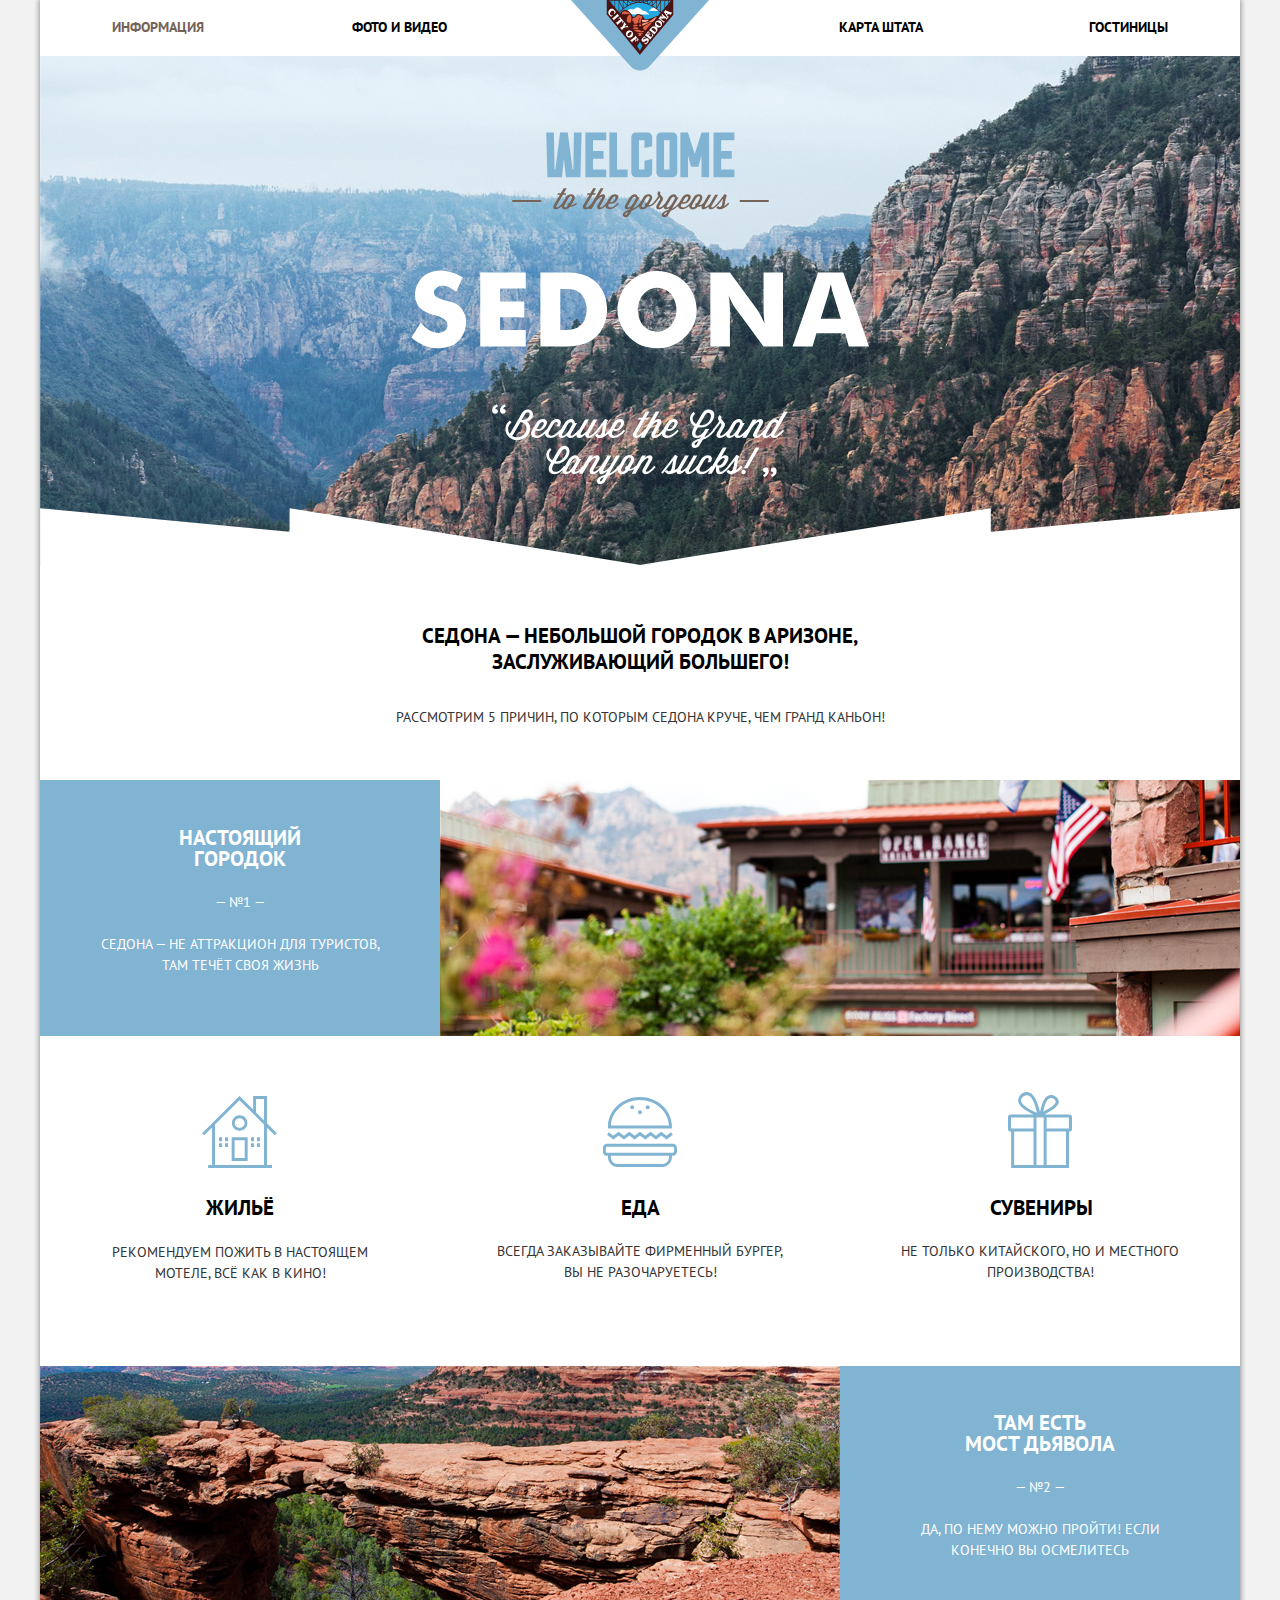
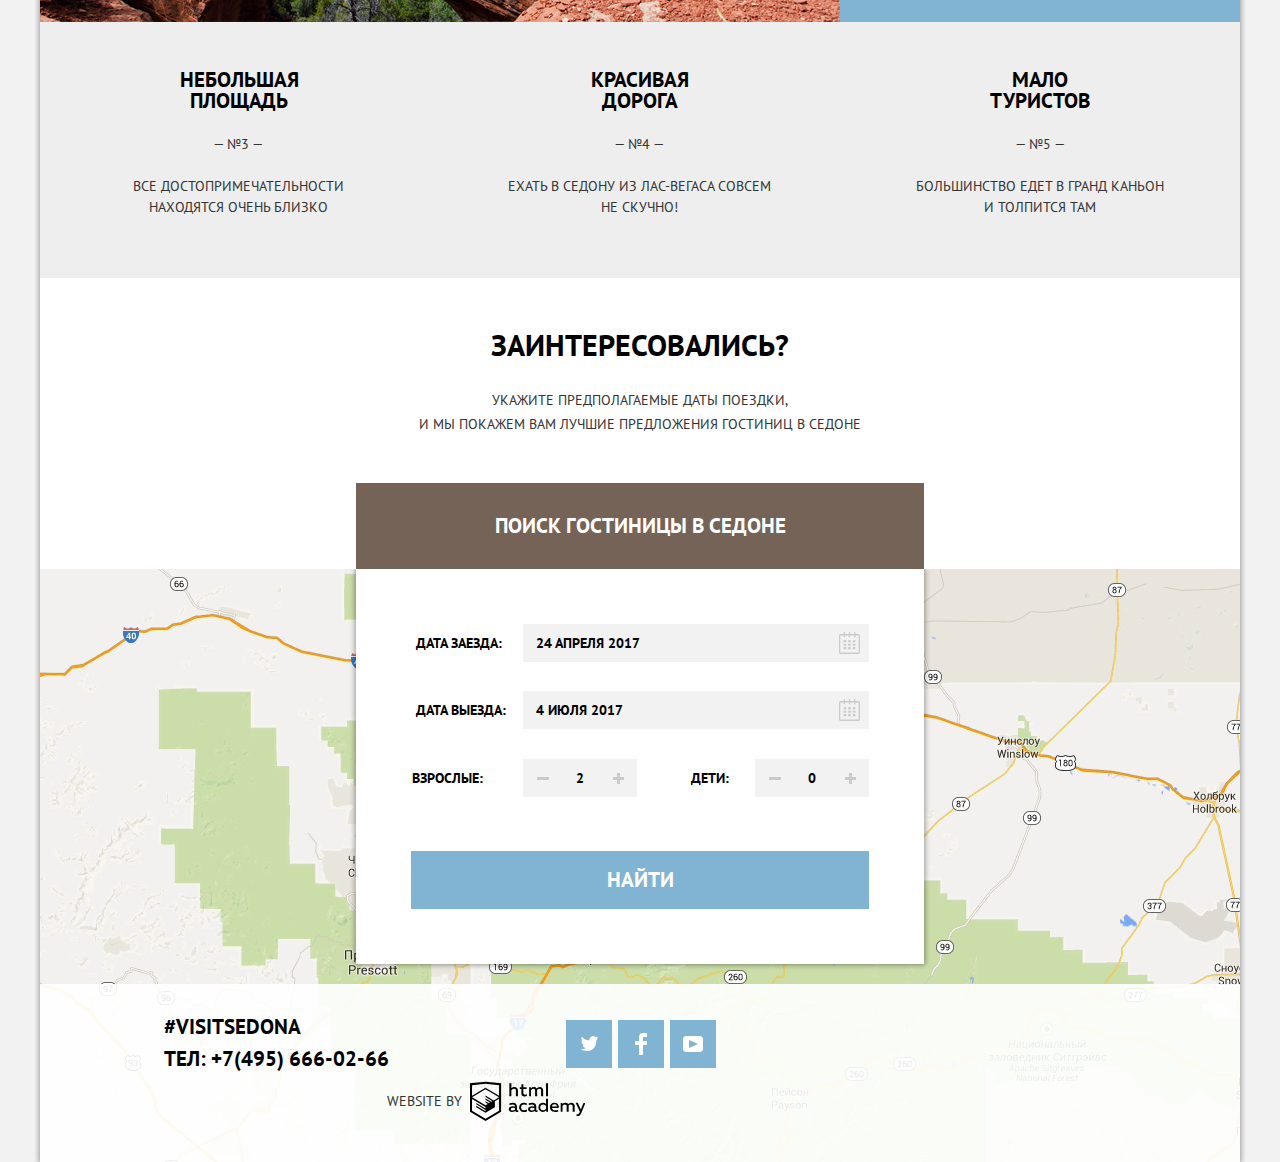
<file: index.html>
<!doctype html>
<html lang="ru">
<head>
<meta charset="utf-8">
<title>Седона</title>
<link href="https://fonts.googleapis.com/css?family=PT+Sans:400,700&display=swap&subset=cyrillic" rel="stylesheet"> 
<link href="css/normalize-mini.css" rel="stylesheet" type="text/css">
<link href="css/minimized.css" rel="stylesheet" type="text/css">
</head>

<body>
	<div class="body-wrapper">
		<header class="main-header">
			<a href="#" class="sedona-logo">
				<img src="img/sedona-logo.png" width="140" height="71" alt="логотип сайта «Седона»">
			</a>
			
			<nav class="main-navigation">
				<ul class="site-navigation">
					<li class="info"><a href="#" class="active">информация</a></li>
					<li class="media"><a href="#">фото и видео</a></li>
					<li class="full-map"><a href="#">карта штата</a></li>
					<li class="hostel"><a href="inner.html">гостиницы</a></li>
				</ul>
			</nav>
		</header>

		<main>
			<section class="welcome-logo">
				<h1 class="visually-hidden">Седона</h1>
				
				<img class="logo" src="img/welcome-logo.svg" width="459" height="353" alt="приветственное лого">
			</section>	

			<section class="intro">
				<h3>Седона — небольшой городок в Аризоне, заслуживающий большего!</h3>

				<p>Рассмотрим 5 причин, по которым Седона круче, чем гранд каньон!</p>
			</section>

			<section class="features-section">
				<ul class="main-feature feature1">
					<li class="feature-item">
						<h3>Настоящий городок</h3>
						<p>— №1 —</p>
						<p>Седона — не аттракцион для туристов, там течёт своя жизнь</p>
					</li>
					<li>
						<img src="img/sedona-foto.jpg" width="800" height="256" alt="седона фото">	
					</li>
				</ul>
				<ul class="main-feature feature2">
					<li class="feature-item">
						<h3>Там есть<br>
						Мост дьявола</h3>
						<p>— №2 —</p>	
						<p>Да, по нему можно пройти! Если конечно вы осмелитесь</p> 
					</li>
					<li>
						<img src="img/canion-foto.jpg" width="800" height="256" alt="каньон фото">	
					</li>
				</ul>
				<ul class="secondary-features">
					<li class="square">
						<h3>Небольшая площадь</h3>
						<p>— №3 —</p>
						<p>Все достопримечательности находятся очень близко</p>
					</li>
					<li class="road"><h3>Красивая дорога</h3>
						<p>— №4 —</p>
						<p>Ехать в Седону из Лас-Вегаса совсем не скучно!</p>
					</li>
					<li class="tourists"><h3>Мало туристов</h3>
						<p>— №5 —</p>
						<p>Большинство едет в гранд каньон и толпится там</p>
					</li>
				</ul>
				<ul class="perks">
					<li class="housing">
						<h3 class="housing-title">Жильё</h3>
						<p class="housing-description">рекомендуем пожить в настоящем мотеле, всё как в кино!</p>						
					</li>
					<li class="meal">
						<h3 class="meal-title">Еда</h3>
						<p class="meal-description">Всегда заказывайте фирменный бургер, вы не разочаруетесь!</p>						
					</li>
					<li class="present">
						<h3 class="present-title">Сувениры</h3>
						<p class="present-description">Не только китайского, но и местного производства!</p>				
					</li>
				</ul>
			</section>

			<section class="booking">
				<h2>Заинтересовались?</h2>
				<p>Укажите предполагаемые даты поездки,<br>
				и мы покажем вам лучшие предложения гостиниц в седоне</p>
				<button class="booking-button main-button">Поиск гостиницы в седоне</button>
			</section>	

				<!-- Потап формы -->
			
			<section class="form-section">
				<form class="booking-form" action="#" method="post">
					<p class="booking-item arrival">
						<label for="arrival-field">Дата заезда:</label>
						<input type="text" name="arrival-field" id="arrival-field" placeholder="24 апреля 2017">
					</p>

					<a class="calendar calendar1" href="#">
						<span class="visually-hidden">Календарь</span>
						<svg xmlns="http://www.w3.org/2000/svg" width="21" height="22" viewBox="0 0 21 22">
							<path fill="#cacaca" d="M19.251 2.025h-2.845V.648c0-.381-.294-.689-.656-.689-.363 0-.656.308-.656.689v1.377h-3.938V.648c0-.381-.294-.689-.655-.689-.363 0-.657.308-.657.689v1.377H5.906V.648c0-.381-.294-.689-.656-.689-.363 0-.657.308-.657.689v1.377H1.75C.784 2.025 0 2.847 0 3.862v16.302C0 21.179.784 22 1.75 22h17.501c.966 0 1.749-.821 1.749-1.836V3.862c0-1.015-.783-1.837-1.749-1.837zm.437 18.139a.448.448 0 0 1-.437.459H1.75a.45.45 0 0 1-.438-.459V3.862a.45.45 0 0 1 .438-.459h2.844v1.378c0 .381.294.689.657.689.362 0 .656-.308.656-.689V3.403h3.938v1.378c0 .381.294.689.657.689.361 0 .655-.308.655-.689V3.403h3.938v1.378c0 .381.293.689.656.689.362 0 .656-.308.656-.689V3.403h2.845c.241 0 .437.206.437.459v16.302z"/>
							<path fill="#cacaca" d="M4.594 8.225h2.625v2.066H4.594zM4.594 11.668h2.625v2.067H4.594zM4.594 15.112h2.625v2.066H4.594zM9.188 15.112h2.625v2.066H9.188zM9.188 11.668h2.625v2.067H9.188zM9.188 8.225h2.625v2.066H9.188zM13.781 15.112h2.625v2.066h-2.625zM13.781 11.668h2.625v2.067h-2.625zM13.781 8.225h2.625v2.066h-2.625z"/>
						</svg>
					</a>

					<p class="booking-item departure">
						<label for="departure-field">Дата выезда:</label>
						<input type="text" name="departure-field" id="departure-field" placeholder="4 июля 2017">
					</p>

					<a class="calendar calendar2" href="#">
						<span class="visually-hidden">Календарь</span>
						<svg xmlns="http://www.w3.org/2000/svg" width="21" height="22" viewBox="0 0 21 22">
							<path fill="#cacaca" d="M19.251 2.025h-2.845V.648c0-.381-.294-.689-.656-.689-.363 0-.656.308-.656.689v1.377h-3.938V.648c0-.381-.294-.689-.655-.689-.363 0-.657.308-.657.689v1.377H5.906V.648c0-.381-.294-.689-.656-.689-.363 0-.657.308-.657.689v1.377H1.75C.784 2.025 0 2.847 0 3.862v16.302C0 21.179.784 22 1.75 22h17.501c.966 0 1.749-.821 1.749-1.836V3.862c0-1.015-.783-1.837-1.749-1.837zm.437 18.139a.448.448 0 0 1-.437.459H1.75a.45.45 0 0 1-.438-.459V3.862a.45.45 0 0 1 .438-.459h2.844v1.378c0 .381.294.689.657.689.362 0 .656-.308.656-.689V3.403h3.938v1.378c0 .381.294.689.657.689.361 0 .655-.308.655-.689V3.403h3.938v1.378c0 .381.293.689.656.689.362 0 .656-.308.656-.689V3.403h2.845c.241 0 .437.206.437.459v16.302z"/>
							<path fill="#cacaca" d="M4.594 8.225h2.625v2.066H4.594zM4.594 11.668h2.625v2.067H4.594zM4.594 15.112h2.625v2.066H4.594zM9.188 15.112h2.625v2.066H9.188zM9.188 11.668h2.625v2.067H9.188zM9.188 8.225h2.625v2.066H9.188zM13.781 15.112h2.625v2.066h-2.625zM13.781 11.668h2.625v2.067h-2.625zM13.781 8.225h2.625v2.066h-2.625z"/>
						</svg>
					</a>
					
					<div class="booking-wrapper">
						<div class="booking-adults">
							<label for="adults-field">Взрослые:</label>
							<input type="number" name="adults-field" id="adults-field" placeholder="2">
							<button class="minus-button" type="button"></button>
							<button class="plus-button" type="button"></button>	
						</div>
						<div class="booking-children">
							<label for="children-field">Дети:</label>
							<input type="number" name="children-field" id="children-field" placeholder="0">
							<button class="minus-button" type="button"></button>
							<button class="plus-button" type="button"></button>	
						</div>
					</div>
					
					<input class="submit-button" type="submit" value="Найти">
					
				</form>
			</section>

			<div class="map-section">
				<img src="img/map.jpg" width="1200" height="593" alt="карта">
				<iframe class="web-map" src="https://www.google.com/maps/embed?pb=!1m18!1m12!1m3!1d5505.61252430654!2d-111.76195073089403!3d34.86485011541069!2m3!1f0!2f0!3f0!3m2!1i1024!2i768!4f13.1!3m3!1m2!1s0x872da132f942b00d%3A0x5548c523fa6c8efd!2z0KHQtdC00L7QvdCwLCDQkNGA0LjQt9C-0L3QsCA4NjMzNiwg0KHQqNCQ!5e0!3m2!1sru!2sru!4v1584121104049!5m2!1sru!2sru" width="1200" height="593" style="border:0;" allowfullscreen="" aria-hidden="false" tabindex="0"></iframe>
			</div>	
		</main>

		<footer class="main-footer index-footer">
			<section class="footer-contacts">
				<p>#visitsedona</p>
				<a href="tel:+74956660266">тел: +7(495) 666-02-66</a>
			</section>

			<ul class="footer-social">
				<li>
					<a class="social-button tv" href="#"><span class="visually-hidden">Твитер</span>
						<svg xmlns="http://www.w3.org/2000/svg" xmlns:xlink="http://www.w3.org/1999/xlink" width="17" height="15" viewBox="0 0 17 15">
							<path fill="#FFF" d="M10.95.144c1.685-.496 2.984.27 3.577 1.179.673-.231 1.331-.481 2.011-.708a2.345 2.345 0 0 1-.857 1.768c.685.17 1.304-.491 1.304-.491-.169 1-1.006 1.788-1.563 2.024-.231 6.75-3.175 11.217-10.077 11.082h-.446c-.41 0-4.164-.46-4.898-1.887 2.271.196 3.893-.422 4.693-1.177-.96-.3-2.679-.477-2.979-2.95.349.106.564.228 1.19.119C1.705 8.247.374 7.53.448 5.33c.285.328 1.067.536 1.34.472C1.085 5.561-.182 2.442.894.85c1.818 1.854 3.735 3.606 7.152 3.773C8.254 2.33 9.183.793 10.95.144z"/>
						</svg>
					</a>
				</li>
				<li>
					<a class="social-button fb" href="#"><span class="visually-hidden">Фейсбук</span>
						<svg xmlns="http://www.w3.org/2000/svg" width="12" height="22" viewBox="0 0 12 22">
							<path fill="#FFF" d="M12 4V0H8a4 4 0 0 0-4 4v4H0v4h4v10h4V12h4V8H8V4h4z"/>
						</svg>
					</a>
				</li>
				<li>
					<a class="social-button yt" href="#"><span class="visually-hidden">Ютуб</span>
						<svg xmlns="http://www.w3.org/2000/svg" xmlns:xlink="http://www.w3.org/1999/xlink" width="20" height="16" viewBox="0 0 20 16">
							<path fill="#FFF" d="M17 0H3C1.35 0 0 1.35 0 3v10c0 1.65 1.35 3 3 3h14c1.65 0 3-1.35 3-3V3c0-1.65-1.35-3-3-3zM6.027 11.998V4.002L15.014 8l-8.987 3.998z"/>
						</svg>
					</a>
				</li>					
			</ul>

			<section class="footer-copyright">	
				<p>Website by</p>
				<a class="copyright-logo" href="https://htmlacademy.ru/intensive/htmlcss">
					<svg xmlns="http://www.w3.org/2000/svg" data-name="Layer 1" width="115" height="41" viewBox="0 0 113 39">
						<path fill="#000000" d="M46.84 28.22a2.07 2.07 0 0 0 .58-.11v1.4a3.41 3.41 0 0 1-1.24.22 1.75 1.75 0 0 1-1.75-1 5.08 5.08 0 0 1-3.3 1.13c-1.59 0-3.06-.87-3.06-2.68 0-2.24 2.08-2.93 3.9-2.93a11.63 11.63 0 0 1 2.28.26v-.31c0-1.09-.8-1.86-2.3-1.86a7.79 7.79 0 0 0-3.15.67v-1.79a10.72 10.72 0 0 1 3.35-.58c2.48 0 4 1.18 4 3.83v3.14a.57.57 0 0 0 .69.61zm-6.76-1.19a1.42 1.42 0 0 0 1.64 1.29 3.56 3.56 0 0 0 2.53-1v-1.51a10.21 10.21 0 0 0-1.9-.22c-1.1.01-2.27.35-2.27 1.45zM53.06 20.62a5.29 5.29 0 0 1 2.7.67v1.79a4.28 4.28 0 0 0-2.42-.73 2.89 2.89 0 1 0 0 5.76 5.26 5.26 0 0 0 2.55-.67v1.8a6.58 6.58 0 0 1-2.9.6 4.42 4.42 0 0 1-4.72-4.54 4.54 4.54 0 0 1 4.79-4.68zM65.84 28.22a2.07 2.07 0 0 0 .58-.11v1.4a3.41 3.41 0 0 1-1.24.22 1.75 1.75 0 0 1-1.75-1 5.08 5.08 0 0 1-3.3 1.13c-1.59 0-3.06-.87-3.06-2.68 0-2.24 2.08-2.93 3.9-2.93a11.63 11.63 0 0 1 2.28.26v-.31c0-1.09-.8-1.86-2.3-1.86a7.79 7.79 0 0 0-3.15.67v-1.79a10.72 10.72 0 0 1 3.35-.58c2.48 0 4 1.18 4 3.83v3.14a.57.57 0 0 0 .69.61zm-6.76-1.19a1.42 1.42 0 0 0 1.64 1.29 3.56 3.56 0 0 0 2.53-1v-1.51a10.21 10.21 0 0 0-1.9-.22c-1.11.01-2.27.35-2.27 1.45zM76.67 16.85v12.76h-1.76v-1.39a4.07 4.07 0 0 1-3.35 1.62 4.62 4.62 0 0 1 0-9.22 4 4 0 0 1 3.15 1.37v-5.14h2zm-4.76 5.48a2.9 2.9 0 0 0 0 5.8 3 3 0 0 0 2.79-1.84v-2.13a3.06 3.06 0 0 0-2.79-1.83zM82.99 20.62c3.48 0 4.68 2.81 4.12 5.34h-6.58c.22 1.57 1.75 2.22 3.35 2.22a6.41 6.41 0 0 0 2.77-.62v1.68a7.5 7.5 0 0 1-3.14.6c-2.68 0-5-1.53-5-4.61a4.39 4.39 0 0 1 4.48-4.61zm.09 1.62a2.39 2.39 0 0 0-2.57 2.26h4.85a2.06 2.06 0 0 0-2.28-2.26zM89.1 29.61v-8.75h1.73v1.09a4 4 0 0 1 2.92-1.33 3 3 0 0 1 2.73 1.4 4.33 4.33 0 0 1 3.06-1.4 3.21 3.21 0 0 1 3.32 3.52v5.47h-2V24.2a1.67 1.67 0 0 0-1.73-1.84 2.94 2.94 0 0 0-2.17 1.18V29.61h-2V24.2a1.67 1.67 0 0 0-1.73-1.84 3.11 3.11 0 0 0-2.32 1.35v5.91h-2zM111.47 20.86h2l-4.1 9.93c-.95 2.28-2.19 3-3.52 3a5 5 0 0 1-1.15-.15v-1.66a3 3 0 0 0 .89.13c.95 0 1.66-.67 2.17-2l.18-.44-4.16-8.82h2.13l3 6.6zM40.66 1.53v5a4 4 0 0 1 2.83-1.2A3.41 3.41 0 0 1 47.1 8.9v5.41h-2V9.15a1.9 1.9 0 0 0-2-2.1 3.08 3.08 0 0 0-2.44 1.46v5.8h-2V1.53h2zM52.43 2.42v3.12h3.17v1.71h-3.17v4c0 1.15.53 1.53 1.66 1.53a4.71 4.71 0 0 0 1.77-.35v1.68a7.14 7.14 0 0 1-2.35.38 2.68 2.68 0 0 1-3-2.88V7.23h-1.6V5.52h1.57V2.88zM58.1 14.29V5.54h1.73v1.09a4 4 0 0 1 2.92-1.33 3 3 0 0 1 2.73 1.4 4.33 4.33 0 0 1 3.06-1.4 3.21 3.21 0 0 1 3.32 3.52v5.47h-2V8.88a1.67 1.67 0 0 0-1.73-1.84 2.94 2.94 0 0 0-2.17 1.18V14.29h-2V8.88a1.67 1.67 0 0 0-1.73-1.84 3.11 3.11 0 0 0-2.32 1.35v5.91h-2zM74.72 1.52h1.95v12.76h-1.95zM15.44.02h-.16L0 1.62v28l15.28 9.09 15.28-9.09v-28zm13.12 28.45l-13.28 7.9L2 28.47V16.99l13.22 7.87v1.43l-9.07-5.4v1.38l9.11 5.47v1.46l-9.1-5.42v1.38l9.11 5.47 9.19-5.5V19.22l4.1-2.45v11.67zm0-13.16l-3.65 2.14-1.68 1-8-4.76v1.38l6.84 4.07h-.06l-.15.09-1 .57-5.64-3.36v1.38l4.45 2.65-1.05.7-3.36-2v1.38l2.21 1.3-2.25 1.35-13.16-7.82 13.17-7.92zm0-1.39L15.21 6.05l-13.2 7.86V3.41l13.28-1.39 13.28 1.39v10.51z"/>
					</svg>
				</a>
			</section>
		</footer>
	</div>
	<script src="js/script-minimized.js"></script>
</body>
</html>
</file>
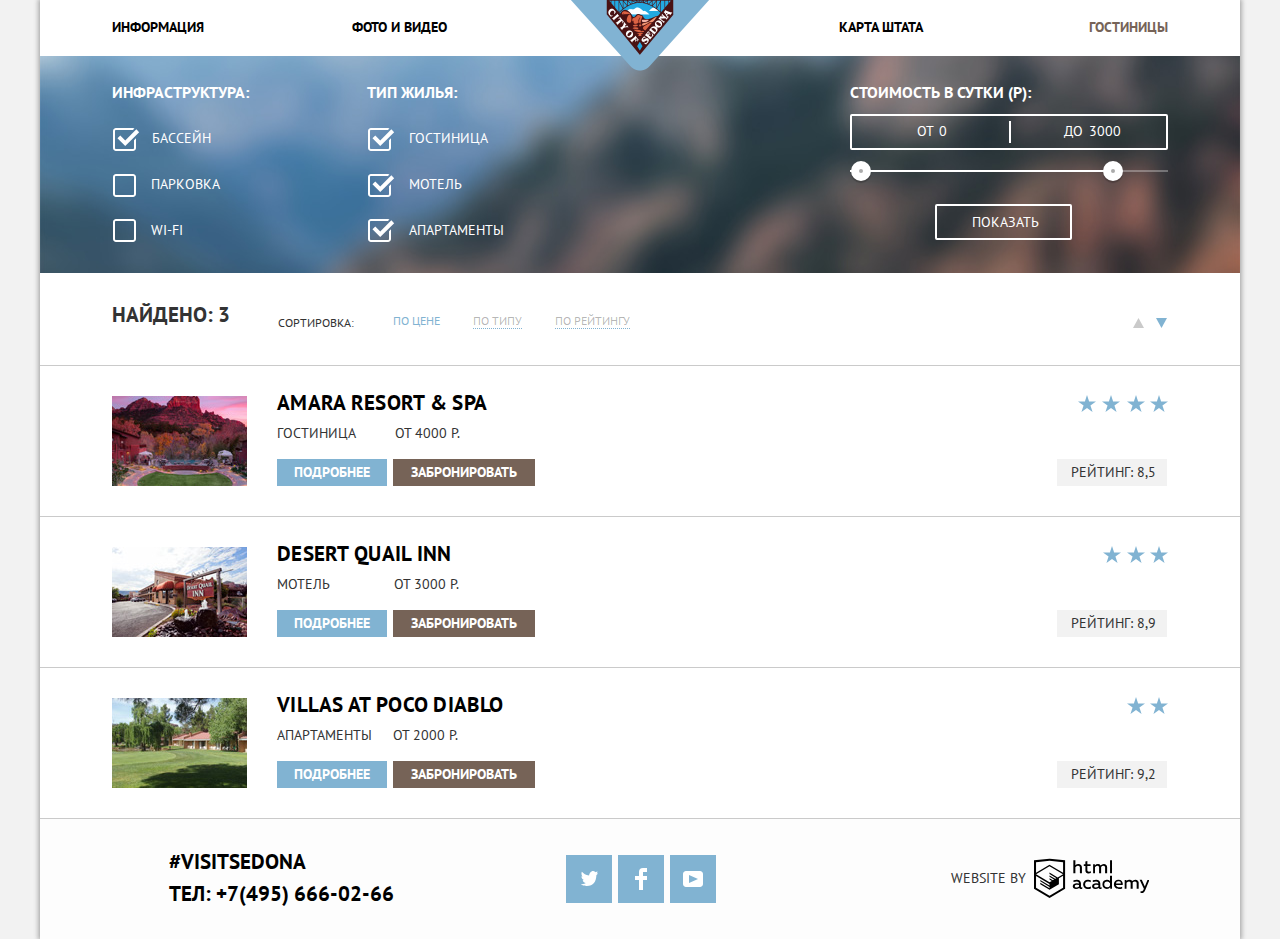
<file: inner.html>
<!doctype html>
<html lang="ru">
<head>
<meta charset="utf-8">
<title>Список отелей</title>
<link href="https://fonts.googleapis.com/css?family=PT+Sans:400,700&display=swap&subset=cyrillic" rel="stylesheet"> 
<link href="css/normalize-mini.css" rel="stylesheet" type="text/css">
<link href="css/minimized.css" rel="stylesheet" type="text/css">
</head>

<body>
	<div class="body-wrapper">
		<header class="main-header">			
			<a href="index.html" class="sedona-logo">
				<img src="img/sedona-logo.png" width="140" height="71" alt="логотип сайта «Седона»">
			</a>
		
			<nav class="main-navigation">
				<ul class="site-navigation">
					<li class="info"><a href="#">Информация</a></li>
					<li class="media"><a href="#">Фото и видео</a></li>
					<li class="full-map"><a href="#">Карта штата</a></li>
					<li class="hostel"><a class="active" href="inner.html">Гостиницы</a></li>
				</ul>
			</nav>
		</header>

		<main>	
			<section>
				<form class="search-form" action="#" method="get">
					<div class="hotel-features">
						<p>Инфраструктура:</p>

						<ul class="search-list">
							<li class="search-item pool">					
								<input type="checkbox" class="visually-hidden" name="pool" id="pool" checked >
								<label for="pool"> Бассейн </label>	
							</li>
							<li class="search-item parking">
								<input type="checkbox" class="visually-hidden" name="parking" id="parking">
								<label for="parking">Парковка</label>
							</li>
							<li class="search-item net">
								<input type="checkbox" class="visually-hidden" name="net" id="net">
								<label for="net">Wi-Fi</label>
							</li>	
						</ul>	
					</div>

					<div class="hotel-types">
						<p>Тип жилья:</p>

						<ul class="search-list">
							<li class="search-item inn">
								<input type="checkbox" class="visually-hidden" name="inn" id="inn" checked>
								<label for="inn">Гостиница</label>				
							</li>	
							<li class="search-item motel">							
								<input type="checkbox" class="visually-hidden" name="motel" id="motel" checked>
								<label for="motel">Мотель</label>							
							</li>
							<li class="search-item apartment">					
								<input type="checkbox" class="visually-hidden" name="apartment" id="apartment" checked>
								<label for="apartment">Апартаменты</label>			 
							</li>
						</ul>	
					</div>

					<div class="range-section">
						<p>Стоимость в сутки (Р):</p>

						<div class="price-controls">
							<label class="min-price">от <input type="number" name="min-price" value="0"></label>
							<label class="max-price">до <input type="number" name="max-price" value="3000"></label>
     					</div>

						<div class="range-controls">
							<div class="scale">
								<div class="bar"></div>
							</div>
							<div class="range-toggle range-toggle-min"></div>
							<div class="range-toggle range-toggle-max"></div>
      					</div>
						
						<input class="range-button" type="submit" value="Показать">
					</div>				
				</form>
			</section>

			<section class="results">
				<h2>Найдено: 3</h2>

				<p>Сортировка:</p>

				<ul class="results-list">
					<li>
						<a class="cost results-list-item" href="#">По цене</a>
					</li>
					<li>
						<a class="type results-list-item" href="#">По типу</a>
					</li>
					<li>
						<a class="rating results-list-item" href="#">По рейтингу</a>
					</li>
				</ul>

				
				<ul class="arrows-list">
					<li>
						<a class="arrow-up" href="#">
							<svg xmlns="http://www.w3.org/2000/svg" width="11" height="10" viewBox="0 0 11 10">
								<path fill="#cacaca" d="M5.5 0L0 10h11z"/>
							</svg>
							<span class="visually-hidden">сортировать по возрастанию</span>
						</a>
					</li>
					<li>
						<a class="arrow-down" href="#">
							<svg xmlns="http://www.w3.org/2000/svg" width="11" height="10" viewBox="0 0 11 10">
								<path fill="#81b3d2" d="M5.5 10L0 0h11"/>
							</svg>
							<span class="visually-hidden">сортировать по убыванию</span>
						</a>
					</li>
				</ul>				
			</section>

			<section class="hotels-main">				
				<ul class="hotels-list">
					<li class="hotels-list-item">
						<img class="hostel-photo" src="img/arma.jpg" width="135" height="90" alt="фото Amara Resort & Spa">
						<div class="hotel-card amara-card">
							<h2><a href="#">Amara Resort & Spa</a></h2>
							<div class="card-description amara-description">
								<p>Гостиница</p>
								<p>От 4000 Р.</p>
							</div>
							<div class="card-buttons amara-buttons">
								<a class="info-button" href="#">Подробнее</a>
								<a  class="booking-button hotel-button" href="#">Забронировать</a>
							</div>	
						</div>							
						<div class="star-section">
							<ul class="star-list amara-star">
								<li>
									<img src="img/star.svg" width="18" height="17" alt="оценка отеля четыре звезды">
								</li>
								<li>
									<img src="img/star.svg" width="18" height="17" alt="оценка отеля четыре звезды">
								</li>
								<li>
									<img src="img/star.svg" width="18" height="17" alt="оценка отеля четыре звезды">
								</li>
								<li>
									<img src="img/star.svg" width="18" height="17" alt="оценка отеля четыре звезды">
								</li>
							</ul>								
							<div class="raiting-box amara-box">Рейтинг: 8,5</div>
						</div>	
					</li>

					<li class="hotels-list-item">
						<img class="hostel-photo" src="img/qail.jpg" width="135" height="90" alt="фото Desert Quail Inn">
						<div class="hotel-card quail-card">
							<h2><a href="#">Desert Quail Inn</a></h2>
							<div class="card-description quail-description">
								<p>Мотель</p>
								<p>От 3000 Р.</p>
							</div>		
							<div class="card-buttons quail-buttons">
								<a class="info-button" href="#">Подробнее</a>
								<a class="booking-button hotel-button" href="#">Забронировать</a>
							</div>		
						</div>
						<div class="star-section">
							<ul class="star-list quail-star">
								<li>
									<img src="img/star.svg" width="18" height="17" alt="оценка отеля три звезды">
								</li>
								<li>
									<img src="img/star.svg" width="18" height="17" alt="оценка отеля три звезды">
								</li>
								<li>
									<img src="img/star.svg" width="18" height="17" alt="оценка отеля три звезды">
								</li>
							</ul>							
							<div class="raiting-box quail-box">Рейтинг: 8,9</div>
						</div>	
					</li>

					<li class="hotels-list-item">
						<img class="hostel-photo" src="img/villas.jpg" width="135" height="90" alt="фото Villas at Poco Diablo">
						<div class="hotel-card villas-card">
							<h2><a href="#">Villas at Poco Diablo</a></h2>
							<div class="card-description villas-description">
								<p>Апартаменты</p>
								<p>От 2000 Р.</p>
							</div>	
							<div class="card-buttons villas-buttons">	
								<a class="info-button" href="#">Подробнее</a>
								<a class="booking-button hotel-button" href="#">Забронировать</a>
							</div>
						</div>								
						<div class="star-section">
							<ul class="star-list villas-star">
								<li>
									<img src="img/star.svg" width="18" height="17" alt="оценка отеля две звезды">
								</li>
								<li>
									<img src="img/star.svg" width="18" height="17" alt="оценка отеля две звезды">
								</li>
							</ul>							
							<div class="raiting-box villas-box">Рейтинг: 9,2</div>
						</div>
					</li>
				</ul>
			</section>
		</main>

		<footer class="hotel-footer main-footer">
			<section class="footer-contacts">
				<p>#visitsedona</p>
				<a href="tel+7495666-02-66">тел: +7(495) 666-02-66</a>
			</section>

			<ul class="footer-social">
				<li>
					<a class="social-button tv" href="#"><span class="visually-hidden">Твитер</span>
						<svg xmlns="http://www.w3.org/2000/svg" xmlns:xlink="http://www.w3.org/1999/xlink" width="17" height="15" viewBox="0 0 17 15">
							<path fill="#FFF" d="M10.95.144c1.685-.496 2.984.27 3.577 1.179.673-.231 1.331-.481 2.011-.708a2.345 2.345 0 0 1-.857 1.768c.685.17 1.304-.491 1.304-.491-.169 1-1.006 1.788-1.563 2.024-.231 6.75-3.175 11.217-10.077 11.082h-.446c-.41 0-4.164-.46-4.898-1.887 2.271.196 3.893-.422 4.693-1.177-.96-.3-2.679-.477-2.979-2.95.349.106.564.228 1.19.119C1.705 8.247.374 7.53.448 5.33c.285.328 1.067.536 1.34.472C1.085 5.561-.182 2.442.894.85c1.818 1.854 3.735 3.606 7.152 3.773C8.254 2.33 9.183.793 10.95.144z"/>
						</svg>
					</a>
				</li>
				<li>
					<a class="social-button fb" href="#"><span class="visually-hidden">Фейсбук</span>
						<svg xmlns="http://www.w3.org/2000/svg" width="12" height="22" viewBox="0 0 12 22">
							<path fill="#FFF" d="M12 4V0H8a4 4 0 0 0-4 4v4H0v4h4v10h4V12h4V8H8V4h4z"/>
						</svg>
					</a>
				</li>
				<li>
					<a class="social-button yt" href="#"><span class="visually-hidden">Ютуб</span>
						<svg xmlns="http://www.w3.org/2000/svg" xmlns:xlink="http://www.w3.org/1999/xlink" width="20" height="16" viewBox="0 0 20 16">
							<path fill="#FFF" d="M17 0H3C1.35 0 0 1.35 0 3v10c0 1.65 1.35 3 3 3h14c1.65 0 3-1.35 3-3V3c0-1.65-1.35-3-3-3zM6.027 11.998V4.002L15.014 8l-8.987 3.998z"/>
						</svg>
					</a>
				</li>
			</ul>

			<section class="footer-copyright">
				<p>Website by</p>
				<a class="copyright-logo" href="https://htmlacademy.ru/intensive/htmlcss">
					<svg xmlns="http://www.w3.org/2000/svg" data-name="Layer 1" width="115" height="41" viewBox="0 0 113 39">
						<path fill="#000000" d="M46.84 28.22a2.07 2.07 0 0 0 .58-.11v1.4a3.41 3.41 0 0 1-1.24.22 1.75 1.75 0 0 1-1.75-1 5.08 5.08 0 0 1-3.3 1.13c-1.59 0-3.06-.87-3.06-2.68 0-2.24 2.08-2.93 3.9-2.93a11.63 11.63 0 0 1 2.28.26v-.31c0-1.09-.8-1.86-2.3-1.86a7.79 7.79 0 0 0-3.15.67v-1.79a10.72 10.72 0 0 1 3.35-.58c2.48 0 4 1.18 4 3.83v3.14a.57.57 0 0 0 .69.61zm-6.76-1.19a1.42 1.42 0 0 0 1.64 1.29 3.56 3.56 0 0 0 2.53-1v-1.51a10.21 10.21 0 0 0-1.9-.22c-1.1.01-2.27.35-2.27 1.45zM53.06 20.62a5.29 5.29 0 0 1 2.7.67v1.79a4.28 4.28 0 0 0-2.42-.73 2.89 2.89 0 1 0 0 5.76 5.26 5.26 0 0 0 2.55-.67v1.8a6.58 6.58 0 0 1-2.9.6 4.42 4.42 0 0 1-4.72-4.54 4.54 4.54 0 0 1 4.79-4.68zM65.84 28.22a2.07 2.07 0 0 0 .58-.11v1.4a3.41 3.41 0 0 1-1.24.22 1.75 1.75 0 0 1-1.75-1 5.08 5.08 0 0 1-3.3 1.13c-1.59 0-3.06-.87-3.06-2.68 0-2.24 2.08-2.93 3.9-2.93a11.63 11.63 0 0 1 2.28.26v-.31c0-1.09-.8-1.86-2.3-1.86a7.79 7.79 0 0 0-3.15.67v-1.79a10.72 10.72 0 0 1 3.35-.58c2.48 0 4 1.18 4 3.83v3.14a.57.57 0 0 0 .69.61zm-6.76-1.19a1.42 1.42 0 0 0 1.64 1.29 3.56 3.56 0 0 0 2.53-1v-1.51a10.21 10.21 0 0 0-1.9-.22c-1.11.01-2.27.35-2.27 1.45zM76.67 16.85v12.76h-1.76v-1.39a4.07 4.07 0 0 1-3.35 1.62 4.62 4.62 0 0 1 0-9.22 4 4 0 0 1 3.15 1.37v-5.14h2zm-4.76 5.48a2.9 2.9 0 0 0 0 5.8 3 3 0 0 0 2.79-1.84v-2.13a3.06 3.06 0 0 0-2.79-1.83zM82.99 20.62c3.48 0 4.68 2.81 4.12 5.34h-6.58c.22 1.57 1.75 2.22 3.35 2.22a6.41 6.41 0 0 0 2.77-.62v1.68a7.5 7.5 0 0 1-3.14.6c-2.68 0-5-1.53-5-4.61a4.39 4.39 0 0 1 4.48-4.61zm.09 1.62a2.39 2.39 0 0 0-2.57 2.26h4.85a2.06 2.06 0 0 0-2.28-2.26zM89.1 29.61v-8.75h1.73v1.09a4 4 0 0 1 2.92-1.33 3 3 0 0 1 2.73 1.4 4.33 4.33 0 0 1 3.06-1.4 3.21 3.21 0 0 1 3.32 3.52v5.47h-2V24.2a1.67 1.67 0 0 0-1.73-1.84 2.94 2.94 0 0 0-2.17 1.18V29.61h-2V24.2a1.67 1.67 0 0 0-1.73-1.84 3.11 3.11 0 0 0-2.32 1.35v5.91h-2zM111.47 20.86h2l-4.1 9.93c-.95 2.28-2.19 3-3.52 3a5 5 0 0 1-1.15-.15v-1.66a3 3 0 0 0 .89.13c.95 0 1.66-.67 2.17-2l.18-.44-4.16-8.82h2.13l3 6.6zM40.66 1.53v5a4 4 0 0 1 2.83-1.2A3.41 3.41 0 0 1 47.1 8.9v5.41h-2V9.15a1.9 1.9 0 0 0-2-2.1 3.08 3.08 0 0 0-2.44 1.46v5.8h-2V1.53h2zM52.43 2.42v3.12h3.17v1.71h-3.17v4c0 1.15.53 1.53 1.66 1.53a4.71 4.71 0 0 0 1.77-.35v1.68a7.14 7.14 0 0 1-2.35.38 2.68 2.68 0 0 1-3-2.88V7.23h-1.6V5.52h1.57V2.88zM58.1 14.29V5.54h1.73v1.09a4 4 0 0 1 2.92-1.33 3 3 0 0 1 2.73 1.4 4.33 4.33 0 0 1 3.06-1.4 3.21 3.21 0 0 1 3.32 3.52v5.47h-2V8.88a1.67 1.67 0 0 0-1.73-1.84 2.94 2.94 0 0 0-2.17 1.18V14.29h-2V8.88a1.67 1.67 0 0 0-1.73-1.84 3.11 3.11 0 0 0-2.32 1.35v5.91h-2zM74.72 1.52h1.95v12.76h-1.95zM15.44.02h-.16L0 1.62v28l15.28 9.09 15.28-9.09v-28zm13.12 28.45l-13.28 7.9L2 28.47V16.99l13.22 7.87v1.43l-9.07-5.4v1.38l9.11 5.47v1.46l-9.1-5.42v1.38l9.11 5.47 9.19-5.5V19.22l4.1-2.45v11.67zm0-13.16l-3.65 2.14-1.68 1-8-4.76v1.38l6.84 4.07h-.06l-.15.09-1 .57-5.64-3.36v1.38l4.45 2.65-1.05.7-3.36-2v1.38l2.21 1.3-2.25 1.35-13.16-7.82 13.17-7.92zm0-1.39L15.21 6.05l-13.2 7.86V3.41l13.28-1.39 13.28 1.39v10.51z"/>
					</svg>
				</a>
			</section>
		</footer>
	</div>		
</body>
</html>
</file>
<file: css/minimized.css>
body{margin:0;padding:0;font-family:"PT Sans",Arial sans-serif;font-size:14px;line-height:21px;font-weight:400;color:#333;text-transform:uppercase;background-color:#f2f2f2}.body-wrapper{position:relative;display:-webkit-box;display:-ms-flexbox;display:flex;width:1200px;-webkit-box-orient:vertical;-webkit-box-direction:normal;-ms-flex-direction:column;flex-direction:column;padding:0;margin:0 auto;-webkit-box-shadow:1px 0 5px 1px rgba(0,1,1,0.2),-1px 0 5px 1px rgba(0,1,1,0.2);box-shadow:1px 0 5px 1px rgba(0,1,1,0.2),-1px 0 5px 1px rgba(0,1,1,0.2)}a{text-decoration:none}.main-header{display:-webkit-box;display:-ms-flexbox;display:flex;position:relative;-ms-flex-wrap:wrap;flex-wrap:wrap;-webkit-box-orient:horizontal;-webkit-box-direction:normal;-ms-flex-direction:row;flex-direction:row;margin:0;padding:0;background-color:#fff}.main-navigation{display:-webkit-box;display:-ms-flexbox;display:flex;-ms-flex-wrap:wrap;flex-wrap:wrap;width:100%;padding:0;background-color:#fff}.site-navigation{display:-webkit-box;display:-ms-flexbox;display:flex;-ms-flex-wrap:wrap;flex-wrap:wrap;-webkit-box-orient:horizontal;-webkit-box-direction:normal;-ms-flex-direction:row;flex-direction:row;margin:0;width:100%;line-height:26px;font-weight:700;list-style:none;background-color:#fff;padding:14px 0 16px}.sedona-logo{position:absolute;top:0;left:530px;z-index:1}.site-navigation a{color:#000}.site-navigation li{display:-webkit-box;display:-ms-flexbox;display:flex;-ms-flex-wrap:wrap;flex-wrap:wrap;width:25%;-webkit-box-sizing:border-box;box-sizing:border-box;padding-top:0;padding-bottom:0;margin-top:0;margin-bottom:0}.info{padding-left:72px}.media{padding-left:12px;margin-right:0}.full-map{padding-right:17px}.hostel{padding-right:72px}.info,.media{-webkit-box-pack:start;-ms-flex-pack:start;justify-content:flex-start}.full-map,.hostel{-webkit-box-pack:end;-ms-flex-pack:end;justify-content:flex-end}a.active{color:#766357}.site-navigation a:hover{color:#81b3d2}.site-navigation a:focus{color:#81b3d2}.site-navigation a:active{color:#b3b3b3}.visually-hidden{position:absolute;width:1px;height:1px;margin:-1px;border:0;padding:0;clip:rect(0 0 0 0);overflow:hidden}.welcome-logo{position:relative;display:-webkit-box;display:-ms-flexbox;display:flex;-webkit-box-orient:vertical;-webkit-box-direction:normal;-ms-flex-direction:column;flex-direction:column;-webkit-box-align:center;-ms-flex-align:center;align-items:center;background:url(../img/main-background.jpg) center no-repeat;background-size:cover;background-position-y:-83px;background-color:#82b3d1;padding-top:76px;padding-bottom:80px}.welcome-logo::after{position:absolute;content:url("../img/mask-logo.png");width:1200px;height:57px;bottom:0;right:0;display:block}.logo{margin-bottom:0}.intro{display:-webkit-box;display:-ms-flexbox;display:flex;-ms-flex-wrap:wrap;flex-wrap:wrap;-webkit-box-orient:vertical;-webkit-box-direction:normal;-ms-flex-direction:column;flex-direction:column;-webkit-box-align:center;-ms-flex-align:center;align-items:center;width:100%;line-height:26px;text-align:center;background:#fff}.intro h3{-ms-flex-wrap:wrap;flex-wrap:wrap;width:440px;margin-top:58px;font-size:21px;font-weight:700;line-height:26px;color:#000}.intro p{margin-top:8px;margin-bottom:50px}.features-section{display:-webkit-box;display:-ms-flexbox;display:flex;-webkit-box-orient:vertical;-webkit-box-direction:normal;-ms-flex-direction:column;flex-direction:column;position:relative}.features-section ul{list-style:none;text-align:center;padding:0}.secondary-features h3,.perks h3{font-size:21px;color:#000}.main-feature{color:#fff;background-color:#81b3d2}.feature1{display:-webkit-box;display:-ms-flexbox;display:flex;-webkit-box-orient:horizontal;-webkit-box-direction:normal;-ms-flex-direction:row;flex-direction:row;-webkit-box-pack:justify;-ms-flex-pack:justify;justify-content:space-between;padding:0;margin:0;-webkit-box-ordinal-group:2;-ms-flex-order:1;order:1}.feature2{display:-webkit-box;display:-ms-flexbox;display:flex;-webkit-box-orient:horizontal;-webkit-box-direction:reverse;-ms-flex-direction:row-reverse;flex-direction:row-reverse;-webkit-box-pack:justify;-ms-flex-pack:justify;justify-content:space-between;padding:0;margin:0;-webkit-box-ordinal-group:4;-ms-flex-order:3;order:3}.feature1 img{display:block;-webkit-box-sizing:border-box;box-sizing:border-box}.feature2 img{display:block;-webkit-box-sizing:border-box;box-sizing:border-box}.feature-item{display:-webkit-box;display:-ms-flexbox;display:flex;-ms-flex-wrap:wrap;flex-wrap:wrap;-webkit-box-orient:vertical;-webkit-box-direction:normal;-ms-flex-direction:column;flex-direction:column;margin-left:auto;margin-right:auto}.feature-item p{display:-webkit-box;display:-ms-flexbox;display:flex;-ms-flex-wrap:wrap;flex-wrap:wrap;-webkit-box-orient:vertical;-webkit-box-direction:normal;-ms-flex-direction:column;flex-direction:column;-webkit-box-align:center;-ms-flex-align:center;align-items:center;-ms-flex-line-pack:center;align-content:center;-webkit-box-pack:center;-ms-flex-pack:center;justify-content:center;width:303px}.main-feature h3{display:-webkit-box;display:-ms-flexbox;display:flex;-ms-flex-wrap:wrap;flex-wrap:wrap;-webkit-box-pack:center;-ms-flex-pack:center;justify-content:center;font-size:21px;line-height:21px;color:#fff;width:200px;margin-left:auto;margin-right:auto}.feature1 h3{margin-top:47px}.feature1 p:first-of-type{margin-bottom:0;margin-top:2px}.feature1 p:nth-of-type(2){margin-bottom:0;margin-top:21px}.feature2 h3{margin-top:46px;margin-bottom:0}.feature2 p:first-of-type{margin-top:23px;margin-bottom:0}.feature2 p:nth-of-type(2){margin-bottom:0;margin-top:21px}.secondary-features{display:-webkit-box;display:-ms-flexbox;display:flex;-webkit-box-orient:horizontal;-webkit-box-direction:normal;-ms-flex-direction:row;flex-direction:row;-ms-flex-pack:distribute;justify-content:space-around;padding:0;margin:0;-webkit-box-ordinal-group:5;-ms-flex-order:4;order:4;background-color:#eee;z-index:3}.secondary-features li{display:-webkit-box;display:-ms-flexbox;display:flex;-ms-flex-wrap:wrap;flex-wrap:wrap;-webkit-box-orient:vertical;-webkit-box-direction:normal;-ms-flex-direction:column;flex-direction:column;-webkit-box-align:center;-ms-flex-align:center;align-items:center}.secondary-features h3{width:120px;line-height:21px;font-weight:700;margin-top:47px;margin-bottom:0;padding:0}.secondary-features p:first-of-type{margin-top:23px;margin-bottom:0}.secondary-features p:nth-of-type(2){margin-top:21px;margin-bottom:60px}.secondary-features p{-ms-flex-wrap:wrap;flex-wrap:wrap;-webkit-box-pack:center;-ms-flex-pack:center;justify-content:center;width:250px}.square h3{padding-left:5px}.square p:first-of-type{padding-left:3px}.square p:nth-of-type(2){padding-left:3px}.road h3{padding-left:3px}.road p:nth-of-type(2){width:270px;padding-left:1px}.tourists h3{padding-right:5px}.tourists p:first-of-type{padding-right:4px}.tourists p:nth-of-type(2){width:250px;padding-right:5px}.perks{display:-webkit-box;display:-ms-flexbox;display:flex;-webkit-box-orient:horizontal;-webkit-box-direction:normal;-ms-flex-direction:row;flex-direction:row;-ms-flex-wrap:wrap;flex-wrap:wrap;-ms-flex-pack:distribute;justify-content:space-around;-webkit-box-align:center;-ms-flex-align:center;align-items:center;padding:0;margin:0;-webkit-box-ordinal-group:3;-ms-flex-order:2;order:2;background-color:#fff}.perks li{display:-webkit-box;display:-ms-flexbox;display:flex;-ms-flex-wrap:wrap;flex-wrap:wrap;-webkit-box-orient:vertical;-webkit-box-direction:normal;-ms-flex-direction:column;flex-direction:column;-webkit-box-align:center;-ms-flex-align:center;align-items:center;padding-left:0;padding-right:0;padding-top:161px;position:relative}.housing::before{content:url("../img/icon-home.svg");position:absolute;top:60px;right:108px}.meal::before{content:url("../img/icon-burger.svg");position:absolute;top:61px;right:108px}.present::before{content:url("../img/icon-present.svg");position:absolute;top:56px;right:113px}.perks h3{margin:0}.present-description,.housing-description,.meal-description{display:-webkit-box;display:-ms-flexbox;display:flex;-ms-flex-wrap:wrap;flex-wrap:wrap;width:290px;-webkit-box-pack:center;-ms-flex-pack:center;justify-content:center;text-align:center;padding:0;margin:0;margin-top:25px}li .housing-description{margin-top:24px;margin-bottom:82px}li .meal-description{margin-top:23px;margin-bottom:83px}li .present-title{padding-left:2px}.present-description{margin-top:23px;margin-bottom:83px}.booking{display:-webkit-box;display:-ms-flexbox;display:flex;-webkit-box-orient:vertical;-webkit-box-direction:normal;-ms-flex-direction:column;flex-direction:column;-webkit-box-align:center;-ms-flex-align:center;align-items:center;line-height:24px;text-align:center;background:#fff;position:relative;z-index:3}.booking h2{margin-top:49px;margin-bottom:0;font-size:30px;line-height:36px;color:#000}.booking p{margin-top:25px;margin-bottom:0}.booking-button{font-size:21px;font-weight:700;line-height:26px;text-align:center;color:#fff;text-transform:uppercase;background-color:#766357;border:0}.booking-button.main-button{display:block;-webkit-box-sizing:border-box;box-sizing:border-box;width:568px;min-height:86px;margin-top:47px;padding-bottom:1px;z-index:3}.booking-button.hotel-button{font-size:14px;font-weight:700;line-height:21px;width:142px;min-height:27px}.booking-button:hover,.booking-button:focus{background-color:#604e43}.booking-button:active{color:rgba(255,255,255,0.3);background-color:#503e33}.info-button{display:-webkit-box;display:-ms-flexbox;display:flex;-webkit-box-pack:center;-ms-flex-pack:center;justify-content:center;-webkit-box-align:center;-ms-flex-align:center;align-items:center;font-size:14px;font-weight:700;line-height:21px;color:#fff;text-transform:uppercase;width:110px;min-height:27px;background-color:#81b3d2;border:0}.info-button:hover,.info-button:focus{background-color:#669ec0}.info-button:active{color:rgba(255,255,255,0.3);background-color:#5496bd}.hotel-button{display:-webkit-box;display:-ms-flexbox;display:flex;-webkit-box-pack:center;-ms-flex-pack:center;justify-content:center;-ms-flex-line-pack:center;align-content:center;-webkit-box-align:center;-ms-flex-align:center;align-items:center;width:142px;height:27px;color:#fff}.form-section{position:relative}.booking-form{position:absolute;right:316px;display:-webkit-box;display:-ms-flexbox;display:flex;-ms-flex-wrap:wrap;flex-wrap:wrap;-webkit-box-orient:vertical;-webkit-box-direction:normal;-ms-flex-direction:column;flex-direction:column;-webkit-box-align:end;-ms-flex-align:end;align-items:flex-end;-webkit-box-shadow:1px 0 5px 1px rgba(0,1,1,0.2),-1px 0 5px 1px rgba(0,1,1,0.2);box-shadow:1px 0 5px 1px rgba(0,1,1,0.2),-1px 0 5px 1px rgba(0,1,1,0.2);padding:55px;line-height:26px;font-weight:700;color:#000;background-color:#fff;z-index:2;-webkit-animation:slide-down 1s ease-in-out;animation:slide-down 1s ease-in-out;-webkit-animation-fill-mode:forwards;animation-fill-mode:forwards}.form-close{-webkit-animation:slide-up 1s ease-in-out;animation:slide-up 1s ease-in-out;-webkit-animation-fill-mode:forwards;animation-fill-mode:forwards}@-webkit-keyframes slide-up{to{-webkit-transform:translateY(-395px);transform:translateY(-395px)}}@keyframes slide-up{to{-webkit-transform:translateY(-395px);transform:translateY(-395px)}}@-webkit-keyframes slide-down{from{-webkit-transform:translateY(-395px);transform:translateY(-395px)}}@keyframes slide-down{from{-webkit-transform:translateY(-395px);transform:translateY(-395px)}}.booking-item{display:-webkit-box;display:-ms-flexbox;display:flex;-webkit-box-orient:horizontal;-webkit-box-direction:normal;-ms-flex-direction:row;flex-direction:row;-ms-flex-pack:distribute;justify-content:space-around;-webkit-box-align:center;-ms-flex-align:center;align-items:center}.booking-item.arrival{margin-top:0;margin-bottom:0}.booking-item.departure{margin-top:29px;margin-bottom:0}.booking-item input{display:block;-webkit-box-sizing:border-box;box-sizing:border-box;width:346px;height:38px;margin-right:0;margin-left:21px;text-transform:uppercase;line-height:26px;padding-left:13px;border:0}.booking-form input::-webkit-input-placeholder{color:#000;opacity:1}.booking-form input::-moz-placeholder{color:#000;opacity:1}.booking-form input:-moz-placeholder{color:#000;opacity:1}.booking-form input:-ms-input-placeholder{color:#000;opacity:1}.departure input{margin-left:17px;opacity:1}.booking-item input,.booking-adults input,.booking-children input{font:inherit;background-color:#f2f2f2}.booking-adults input,.booking-children input{display:block;-webkit-box-sizing:border-box;box-sizing:border-box;width:38px;height:38px;-webkit-box-ordinal-group:4;-ms-flex-order:3;order:3;font:inherit;text-align:center;border:none;margin:0;padding:0}.booking-children label{margin-left:54px}.booking-children .minus-button{margin-left:26px}.booking-adults .minus-button{margin-left:40px}.booking-adults label,.booking-children label{-webkit-box-ordinal-group:2;-ms-flex-order:1;order:1}.minus-button{-webkit-box-ordinal-group:3;-ms-flex-order:2;order:2;margin-left:39px;position:relative}.minus-button::after{content:"";position:absolute;top:18px;left:14px;background-color:#cacaca;width:12px;height:3px}.booking-item input:hover{background-color:#ebebeb}.booking-item input:focus{background-color:#fff;outline:2px solid #e5e5e5}.booking-form input[type="number"]::-webkit-outer-spin-button,.booking-form input[type="number"]::-webkit-inner-spin-button{-webkit-appearance:none;margin:0}.booking-form input[type="number"]{-moz-appearance:textfield}.booking-form input[type="number"]:hover,.booking-form input[type="number"]:focus{-moz-appearance:number-input}.booking-form input[type=number]::-webkit-inner-spin-button,.booking-form input[type=number]::-webkit-outer-spin-button{-webkit-appearance:none;margin:0}.booking-adults,.booking-children{display:-webkit-box;display:-ms-flexbox;display:flex;-webkit-box-orient:horizontal;-webkit-box-direction:normal;-ms-flex-direction:row;flex-direction:row;-webkit-box-align:center;-ms-flex-align:center;align-items:center}.minus-button,.plus-button{min-width:38px;min-height:38px;border:0;background-color:#f2f2f2;color:#cacaca}.plus-button{position:relative;-webkit-box-ordinal-group:5;-ms-flex-order:4;order:4}.plus-button:before,.plus-button:after{content:"";position:absolute;top:18px;left:14px;width:11px;height:3px;background-color:#cacaca}.plus-button:before{-webkit-transform:rotate(90deg);-ms-transform:rotate(90deg);transform:rotate(90deg)}.plus-button:hover::before,.plus-button:hover::after,.minus-button:hover::after,.plus-button:focus::before,.plus-button:focus::after,.minus-button:focus::after{background-color:#000}.plus-button:active::before,.plus-button:active::after,.minus-button:active::after{background-color:#81b3d2}.calendar{position:absolute}.calendar1{top:63px;right:64px}.calendar2{top:130px;right:64px}.booking-wrapper{display:-webkit-box;display:-ms-flexbox;display:flex;margin-top:30px;margin-bottom:0;padding:0}.calendar:hover path,.calendar:focus path{fill:#000}.calendar:active path,.calendar:active path{fill:#81b3d2}.submit-button{font-size:21px;display:block;-webkit-box-sizing:border-box;box-sizing:border-box;font-weight:700;line-height:26px;text-align:center;color:#fff;text-transform:uppercase;width:458px;height:58px;margin-top:54px;background-color:#81b3d2;border:0}.submit-button:hover,.submit-button:focus{background-color:#669ec0}.submit-button:active{color:rgba(255,255,255,0.3);background-color:#5496bd}.map-section{position:relative}.map-section img{display:block;-webkit-box-sizing:border-box;box-sizing:border-box}.web-map{position:absolute;top:0;z-index:1}.search-form{display:-webkit-box;display:-ms-flexbox;display:flex;-webkit-box-orient:horizontal;-webkit-box-direction:normal;-ms-flex-direction:row;flex-direction:row;color:#fff;background:url(../img/form-background.jpg) center no-repeat;background-color:#000;margin:0;padding:26px 72px 32px}.search-form ul{list-style:none;padding:0}.hotel-features,.hotel-types{display:-webkit-box;display:-ms-flexbox;display:flex;-ms-flex-wrap:wrap;flex-wrap:wrap;-webkit-box-orient:vertical;-webkit-box-direction:normal;-ms-flex-direction:column;flex-direction:column;padding:0;margin:0}.hotel-features{margin-top:0;margin-bottom:0;margin-right:118px}.hotel-features p{margin-top:0;margin-bottom:25px}.search-item.pool{margin-top:0;margin-bottom:25px}.pool label{margin-left:40px}.search-item.net{margin:0}.net label{margin-left:39px}.search-item.parking{margin-top:0;margin-bottom:25px}.parking label{margin-left:39px}.hotel-types p{margin-top:0;margin-bottom:25px}.search-item.inn{margin-top:0;margin-bottom:25px}.inn label{margin-left:42px}.search-item.motel{margin-top:0;margin-bottom:25px}.motel label{margin-left:42px}.search-item.apartment{margin:0}.apartment label{margin-left:42px}.search-list{position:relative;display:-webkit-box;display:-ms-flexbox;display:flex;margin:0;-ms-flex-wrap:wrap;flex-wrap:wrap;-webkit-box-orient:vertical;-webkit-box-direction:normal;-ms-flex-direction:column;flex-direction:column}.search-item{display:-webkit-box;display:-ms-flexbox;display:flex;-webkit-box-orient:horizontal;-webkit-box-direction:reverse;-ms-flex-direction:row-reverse;flex-direction:row-reverse;-webkit-box-align:center;-ms-flex-align:center;align-items:center;-webkit-box-pack:end;-ms-flex-pack:end;justify-content:flex-end;margin-bottom:23px}.search-form p{font-weight:700;font-size:16px}input[type="checkbox"]:hover ~ label::before,input[type="checkbox"]:focus ~ label::before{outline:2px solid #81b3d2}.search-list label::before{position:absolute;content:url("../img/checkbox-off.svg")}input[type="checkbox"]:checked ~ label::before{content:url("../img/checkbox-on.svg");margin-right:-4px}input[type="checkbox"]:disabled ~ label::before{opacity:.3}.pool label::before{right:113px}.net label::before{right:113px;bottom:-6.5px}.parking label::before{right:113px}.inn label::before{right:113px}.motel label::before{right:113px}.apartment label::before{right:113px;bottom:-6.5px}.range-section{width:318px;color:#fff;padding:0;margin-left:auto;margin-right:0}.range-section p{margin-bottom:11px;margin-top:0;font-weight:600;font-size:16px;line-height:21px}.price-controls{height:32px;margin-bottom:20px;font-size:0;border:2px solid #fff;border-radius:2px;position:relative}.price-controls::after{content:"";position:absolute;top:50%;left:158px;width:2px;height:22px;background:#fff;-webkit-transform:translate(-50%,-50%);-ms-transform:translate(-50%,-50%);transform:translate(-50%,-50%)}.price-controls label{display:inline-block;vertical-align:center;font-size:14px;line-height:21px;padding-top:4px;cursor:pointer}.price-controls .min-price{width:90px;padding-left:65px}.price-controls .max-price{margin-left:57px}.price-controls input{width:50px;margin:0;color:inherit;font:inherit;background:none;border:none}.range-controls{position:relative;margin-bottom:32px}.range-controls .scale{height:2px;background:rgba(255,255,255,0.3)}.range-controls .bar{width:80%;height:2px;background:#fff}.range-toggle{position:absolute;top:-9px;width:4px;height:4px;background:#ababab;border:8px solid #fff;border-radius:50%;-webkit-box-shadow:0 2px 1px 0 rgba(0,1,1,0.2);box-shadow:0 2px 1px 0 rgba(0,1,1,0.2);cursor:pointer}.range-toggle-min{left:1px}.range-toggle-max{right:45px}.range-toggle:hover{background:#1c4f80}.range-button{display:block;margin-left:85px;padding:6px 35px;-webkit-box-sizing:border-box;box-sizing:border-box;width:137px;height:36px;line-height:20px;text-transform:uppercase;color:#fff;text-align:center;background-color:transparent;border:2px solid #fff;border-radius:2px;cursor:pointer}.range-button:hover,.range-button:focus{color:#000;background-color:#fff}.results{display:-webkit-box;display:-ms-flexbox;display:flex;-ms-flex-wrap:wrap;flex-wrap:wrap;-webkit-box-orient:horizontal;-webkit-box-direction:normal;-ms-flex-direction:row;flex-direction:row;position:relative;font-size:12px;line-height:18px;margin:0;background-color:#fff;padding:29px 73px 22px 72px}.results::after{content:"";width:100%;position:absolute;bottom:0;right:0;height:1px;background-color:#cacaca}.results p{display:inline;margin-right:39px}.results ul{list-style:none;padding:0 0 5px}.results h2{font-size:21px;line-height:26px;margin:0;margin-right:48px;margin-bottom:0}.cost{color:#81b3d2}.type,.rating{color:rgba(0,0,0,0.3);border-bottom:1px dotted #81b3d2}.results-list{display:-webkit-box;display:-ms-flexbox;display:flex;-ms-flex-wrap:wrap;flex-wrap:wrap;-webkit-box-orient:horizontal;-webkit-box-direction:normal;-ms-flex-direction:row;flex-direction:row;-webkit-box-align:center;-ms-flex-align:center;align-items:center;padding-top:4px;margin-right:auto;margin-top:0;margin-bottom:0}.results-list-item{margin-right:33px}.results-list a:hover,.results-list a:focus{color:#81b3d2;border-bottom:1px dotted #81b3d2}.results-list a:active,.results-list a:active{color:#000;border-bottom:none}.arrows-list{display:-webkit-box;display:-ms-flexbox;display:flex;-webkit-box-orient:horizontal;-webkit-box-direction:normal;-ms-flex-direction:row;flex-direction:row;-webkit-box-align:center;-ms-flex-align:center;align-items:center;list-style:none;margin-top:6px;margin-right:0;margin-bottom:0}.arrow-up{margin-right:12px}.arrow-up:hover path,.arrow-up:focus path,.arrow-down:hover path,.arrow-down:focus path{fill:#000}.arrow-up:active path,.arrow-down:active path{fill:#81b3d2}.range-section input[type="number"]::-webkit-outer-spin-button,.range-section input[type="number"]::-webkit-inner-spin-button{-webkit-appearance:none;margin:0}.range-section input[type="number"]{-moz-appearance:textfield}.range-section input[type="number"]:hover,.range-section input[type="number"]:focus{-moz-appearance:number-input}.range-section input[type=number]::-webkit-inner-spin-button,.range-section input[type=number]::-webkit-outer-spin-button{-webkit-appearance:none;margin:0}.hotels-main{display:-webkit-box;display:-ms-flexbox;display:flex;font-size:inherit;line-height:inherit;color:#333;background-color:#f2f2f2}.hotels-list{display:-webkit-box;display:-ms-flexbox;display:flex;-ms-flex-wrap:wrap;flex-wrap:wrap;-webkit-box-orient:vertical;-webkit-box-direction:normal;-ms-flex-direction:column;flex-direction:column;list-style:none;padding:0;margin:0}.hotels-list h2{font-size:21px;line-height:26px;color:#000;letter-spacing:.3px}.hotels-list a{color:#000}.card-buttons a{color:#fff}.hotels-list a:hover,.hotels-list a:focus{color:#81b3d2}.hotels-list a:active{color:rgba(0,0,0,0.3)}.card-buttons a:hover,.card-buttons a:focus{color:#fff}.card-buttons a:active{color:rgba(255,255,255,0.3)}.hotels-list-item{display:-webkit-box;display:-ms-flexbox;display:flex;position:relative;-webkit-box-orient:horizontal;-webkit-box-direction:normal;-ms-flex-direction:row;flex-direction:row;background-color:#fff;padding:24px 72px 31px}.hotels-list-item::after{position:absolute;bottom:0;right:0;content:"";width:100%;height:1px;background-color:#cacaca}.hotel-card{display:-webkit-box;display:-ms-flexbox;display:flex;-webkit-box-orient:vertical;-webkit-box-direction:normal;-ms-flex-direction:column;flex-direction:column;margin-right:521px}.hotel-card.quail-card{margin-right:520px}.hotel-card.villas-card{margin-right:520px}.hotel-card h2{margin-bottom:0;margin-top:0}.card-description{display:-webkit-box;display:-ms-flexbox;display:flex;-ms-flex-wrap:wrap;flex-wrap:wrap}.card-description.amara-description{margin-top:7px;margin-bottom:0}.card-description p{padding:0;margin-bottom:0;margin-top:0}.amara-description p:first-of-type{margin-right:39px}.quail-description p:first-of-type{margin-top:7px;margin-right:64px}.quail-description p:nth-of-type(2){margin-top:7px}.villas-description{margin-top:7px}.villas-description p:first-of-type{margin-right:21px}.card-buttons{display:-webkit-box;display:-ms-flexbox;display:flex;-ms-flex-wrap:nowrap;flex-wrap:nowrap;margin-bottom:0;margin-top:15px}.card-buttons .info-button{margin-right:6px}.raiting-box{display:block;padding-left:3px;margin-left:1px;padding-top:3px;margin-top:41px;font-size:14px;line-height:21px;background-color:#f2f2f2;-webkit-box-sizing:border-box;box-sizing:border-box;width:110px;height:27px;text-align:center;margin-bottom:0}.quail-box{margin-left:0;padding-left:2px;margin-right:1px}.villas-box{margin-left:0;padding-left:3px;margin-right:1px}.star-section{display:-webkit-box;display:-ms-flexbox;display:flex;-ms-flex-wrap:wrap;flex-wrap:wrap;-webkit-box-orient:vertical;-webkit-box-direction:normal;-ms-flex-direction:column;flex-direction:column;margin-left:auto;margin-right:0}.star-list{list-style:none;display:-webkit-box;display:-ms-flexbox;display:flex;-webkit-box-orient:horizontal;-webkit-box-direction:normal;-ms-flex-direction:row;flex-direction:row;padding:0;padding-top:5px}.quail-star{-webkit-box-orient:horizontal;-webkit-box-direction:reverse;-ms-flex-direction:row-reverse;flex-direction:row-reverse}.villas-star{-webkit-box-orient:horizontal;-webkit-box-direction:reverse;-ms-flex-direction:row-reverse;flex-direction:row-reverse}.star-list.amara-star{-webkit-box-pack:start;-ms-flex-pack:start;justify-content:flex-start;padding-left:22px}.amara-star li:nth-of-type(2){margin-left:6px}.amara-star li:nth-of-type(3){margin-left:7px}.amara-star li:last-of-type{margin-left:5px}.quail-star li:first-of-type{margin-left:5px}.quail-star li:nth-of-type(2){margin-left:6px}.villas-star li:first-child{margin-left:5px}.hostel-photo{margin-left:0;padding-top:6px;margin-right:30px}.main-footer{display:-webkit-box;display:-ms-flexbox;display:flex;-webkit-box-orient:horizontal;-webkit-box-direction:normal;-ms-flex-direction:row;flex-direction:row;-webkit-box-align:center;-ms-flex-align:center;align-items:center;-ms-flex-wrap:wrap;flex-wrap:wrap;margin-bottom:0;background-color:rgba(255,255,255,0.9);padding:30px 100px 32px 124px}.main-footer.index-footer{position:absolute;bottom:0;z-index:2}.hotel-footer.main-footer{background-color:rgba(254,254,254,0.9);padding-left:129px;padding-right:0}.footer-contacts{display:-webkit-box;display:-ms-flexbox;display:flex;-webkit-box-orient:vertical;-webkit-box-direction:normal;-ms-flex-direction:column;flex-direction:column;-webkit-box-pack:center;-ms-flex-pack:center;justify-content:center;-webkit-box-sizing:border-box;box-sizing:border-box;margin-top:0;font-size:21px;font-weight:700;line-height:26px;color:#000}.footer-contacts p:first-of-type{margin-top:0;margin-bottom:6px}.footer-contacts a{text-decoration:none;color:#000;margin:0}.footer-social{display:-webkit-box;display:-ms-flexbox;display:flex;width:156px;-ms-flex-wrap:wrap;flex-wrap:wrap;-webkit-box-pack:justify;-ms-flex-pack:justify;justify-content:center;list-style:none;padding:0;margin-left:177px;margin-top:3px;margin-bottom:0}.social-button{display:-webkit-box;display:-ms-flexbox;display:flex;width:46px;height:48px;margin-right:6px;margin-bottom:2px;background-color:#81b3d2;-webkit-box-align:center;-ms-flex-align:center;align-items:center;-webkit-box-pack:center;-ms-flex-pack:center;justify-content:center}.social-button:hover,.social-button:focus{background-color:#669ec0}.social-button:active{background-color:#5496bd}.social-button:active svg{opacity:.3}.hotel-footer .footer-social{margin-left:172px}.footer-copyright{display:-webkit-box;display:-ms-flexbox;display:flex;-ms-flex-wrap:wrap;flex-wrap:wrap;margin-top:9px;margin-left:223px;line-height:26px}.footer-copyright p{margin-top:7px;margin-right:8px}.hotel-footer .footer-copyright{margin-left:229px}.copyright-logo:hover path,.copyright-logo:focus path{fill:#81b3d2}.copyright-logo:active path{fill:#bdbbbc}
</file>
